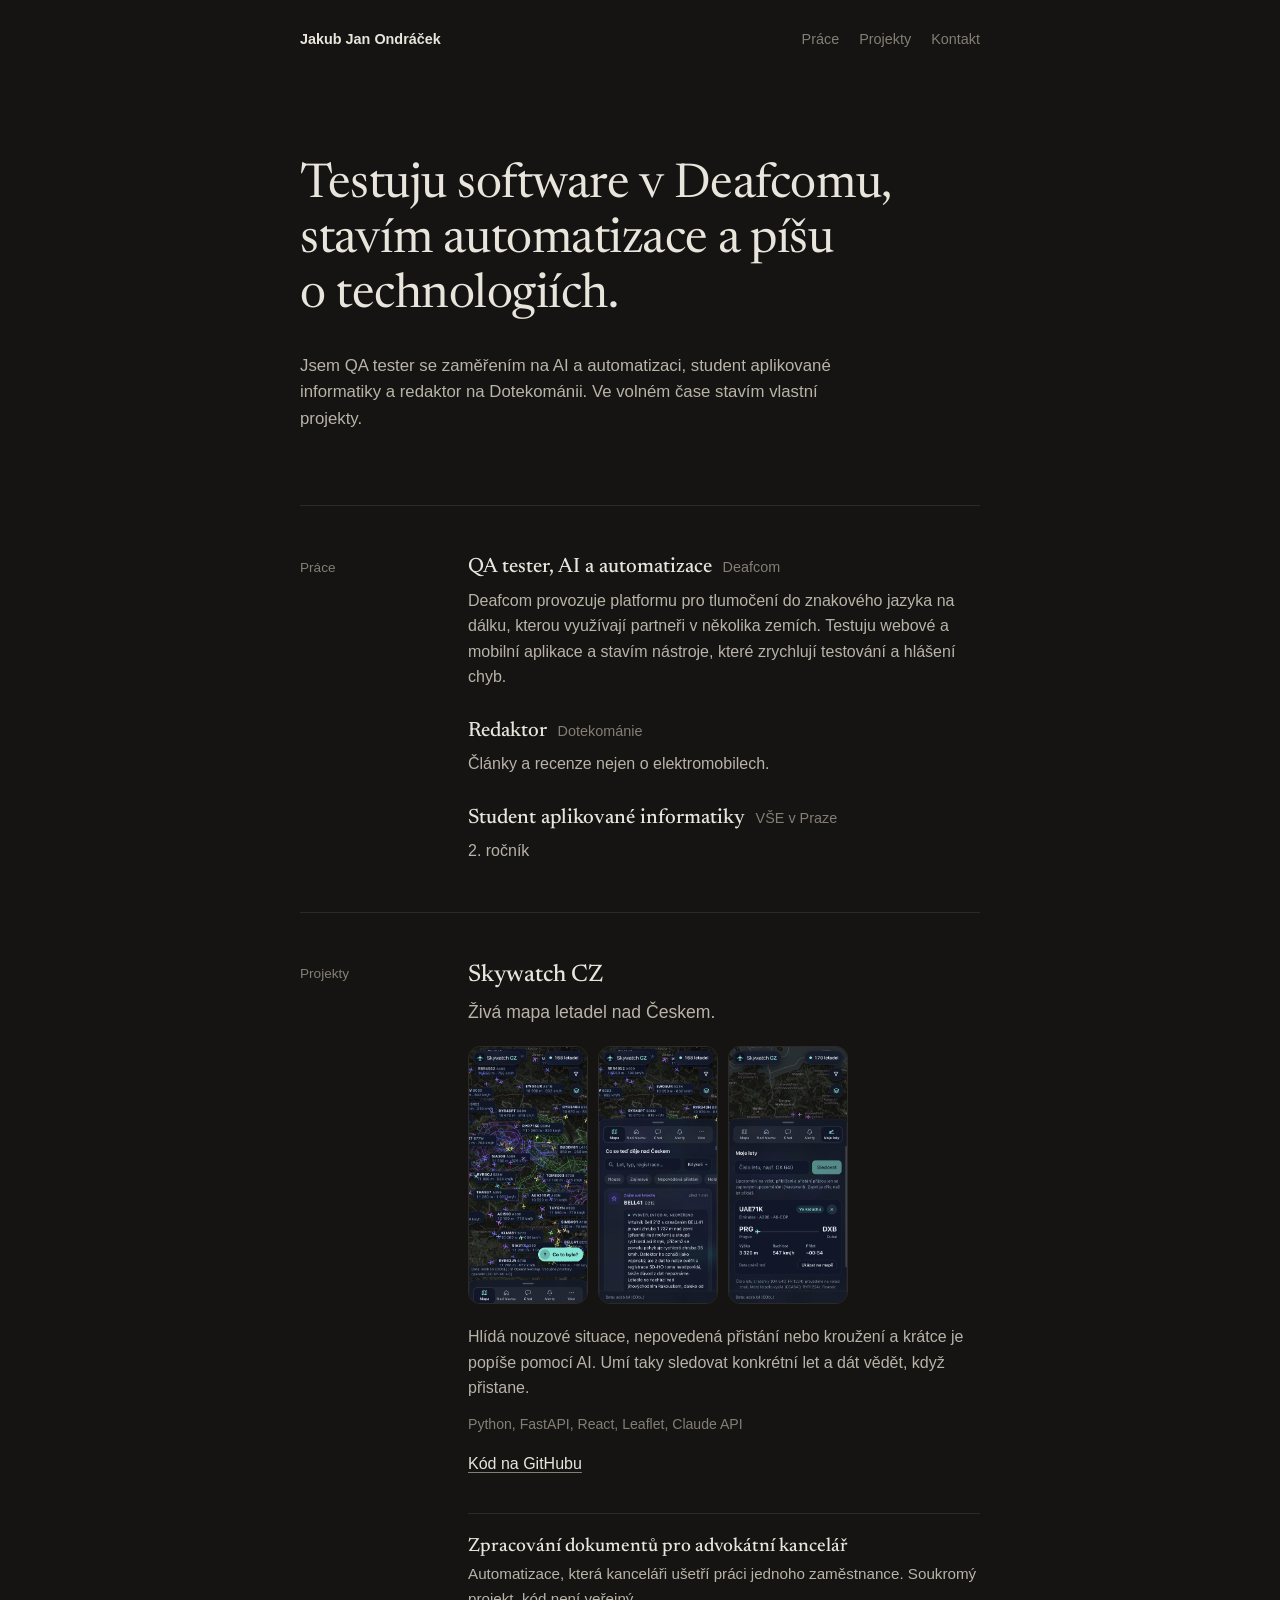
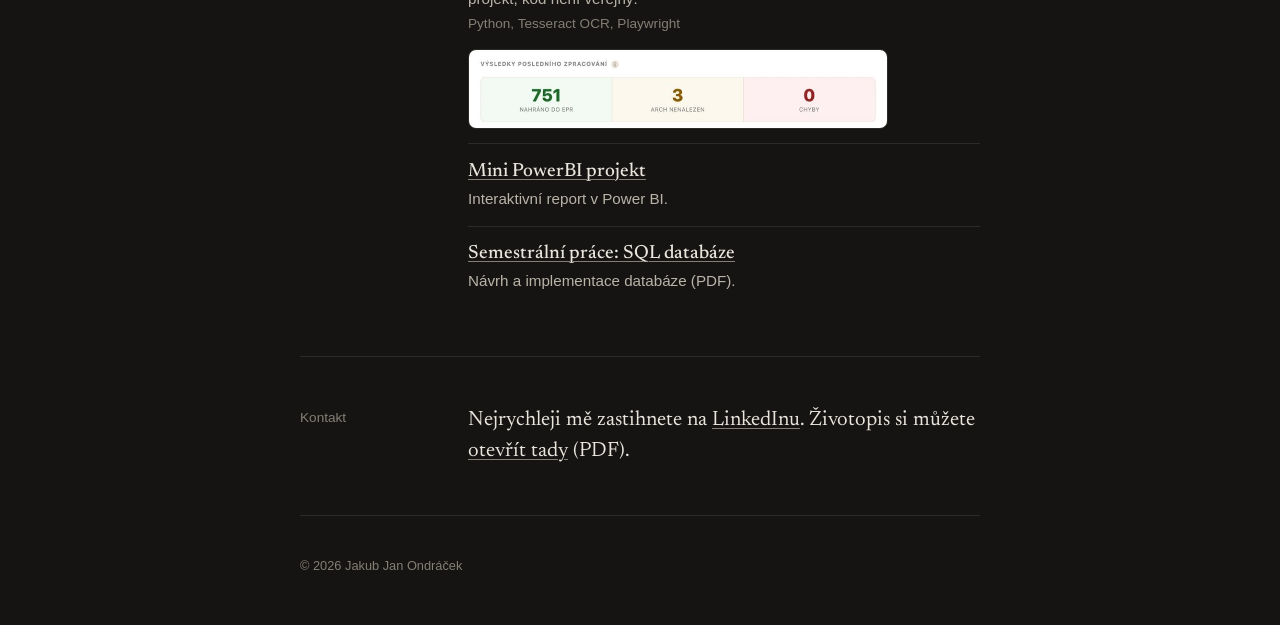
<file: index.html>
<!DOCTYPE html>
<html lang="cs">
<head>
  <meta charset="UTF-8" />
  <meta name="viewport" content="width=device-width, initial-scale=1.0" />
  <title>Jakub Jan Ondráček</title>
  <meta name="description" content="Jakub Jan Ondráček – QA tester se zaměřením na AI a automatizaci v Deafcomu, student informatiky a redaktor Dotekománie." />
  <link rel="preconnect" href="https://fonts.googleapis.com" />
  <link rel="preconnect" href="https://fonts.gstatic.com" crossorigin />
  <link href="https://fonts.googleapis.com/css2?family=Newsreader:opsz,wght@6..72,400;6..72,500&display=swap" rel="stylesheet" />
  <link rel="stylesheet" href="style.css" />
</head>
<body>
  <div class="page">
    <header class="top">
      <a href="index.html" class="top__name">Jakub Jan Ondráček</a>
      <nav class="top__links">
        <a href="#prace">Práce</a>
        <a href="#projekty">Projekty</a>
        <a href="#kontakt">Kontakt</a>
      </nav>
    </header>

    <main>
      <section class="intro">
        <h1>
          Testuju software v&nbsp;Deafcomu, stavím automatizace a&nbsp;píšu o&nbsp;technologiích.
        </h1>
        <p>
          Jsem QA tester se zaměřením na AI a automatizaci, student aplikované informatiky
          a redaktor na Dotekománii. Ve volném čase stavím vlastní projekty.
        </p>
      </section>

      <section id="prace" class="row">
        <h2 class="row__label">Práce</h2>
        <div class="row__body">
          <div class="entry">
            <h3>QA tester, AI a automatizace <span class="entry__org">Deafcom</span></h3>
            <p>
              Deafcom provozuje platformu pro tlumočení do znakového jazyka na dálku,
              kterou využívají partneři v několika zemích. Testuju webové a mobilní aplikace
              a stavím nástroje, které zrychlují testování a hlášení chyb.
            </p>
          </div>
          <div class="entry">
            <h3>Redaktor <span class="entry__org">Dotekománie</span></h3>
            <p>Články a recenze nejen o elektromobilech.</p>
          </div>
          <div class="entry">
            <h3>Student aplikované informatiky <span class="entry__org">VŠE v Praze</span></h3>
            <p>2. ročník</p>
          </div>
        </div>
      </section>

      <section id="projekty" class="row">
        <h2 class="row__label">Projekty</h2>
        <div class="row__body">
          <article class="feature">
            <h3>Skywatch CZ</h3>
            <p class="feature__lead">Živá mapa letadel nad Českem.</p>

            <div class="shots">
              <img src="img/skywatch-map.jpg" width="375" height="812" loading="lazy" alt="Skywatch CZ: mapa letadel nad Českem" />
              <img src="img/skywatch-feed.jpg" width="375" height="812" loading="lazy" alt="Skywatch CZ: přehled událostí s vysvětlením od AI" />
              <img src="img/skywatch-flights.jpg" width="375" height="812" loading="lazy" alt="Skywatch CZ: sledování konkrétního letu" />
            </div>

            <p class="feature__text">
              Hlídá nouzové situace, nepovedená přistání nebo kroužení a krátce je popíše pomocí AI.
              Umí taky sledovat konkrétní let a dát vědět, když přistane.
            </p>

            <p class="feature__stack">Python, FastAPI, React, Leaflet, Claude API</p>

            <p class="feature__links">
              <a href="https://github.com/Jakubon2/skywatch-cz" target="_blank" rel="noopener">Kód na GitHubu</a>            </p>
          </article>

        <ul class="list">
          <li>
            <strong>Zpracování dokumentů pro advokátní kancelář</strong>
            <span>Automatizace, která kanceláři ušetří práci jednoho zaměstnance. Soukromý projekt, kód není veřejný.</span>
            <span class="list__stack">Python, Tesseract OCR, Playwright</span>
            <img class="list__shot" src="img/evolio.jpg" width="800" height="148" loading="lazy" alt="Webové rozhraní automatizace: přehled zpracovaných zásilek, údaje o případech rozmazané" />
          </li>
          <li>
            <a href="powerbi.html">Mini PowerBI projekt</a>
            <span>Interaktivní report v Power BI.</span>
          </li>
          <li>
            <a href="semestralni_prace_databaze.pdf" download>Semestrální práce: SQL databáze</a>
            <span>Návrh a implementace databáze (PDF).</span>
          </li>
        </ul>
        </div>
      </section>

      <section id="kontakt" class="row">
        <h2 class="row__label">Kontakt</h2>
        <div class="row__body">
          <p class="contact">
            Nejrychleji mě zastihnete na
            <a href="https://www.linkedin.com/in/jakub-jan-ondr%C3%A1%C4%8Dek-62230b209/" target="_blank" rel="noopener">LinkedInu</a>.
            Životopis si můžete <a href="cv/jakub_jan_ondracek_cv.pdf" target="_blank" rel="noopener">otevřít tady</a> (PDF).
          </p>
        </div>
      </section>
    </main>

    <footer>&copy; 2026 Jakub Jan Ondráček</footer>
  </div>
</body>
</html>
</file>
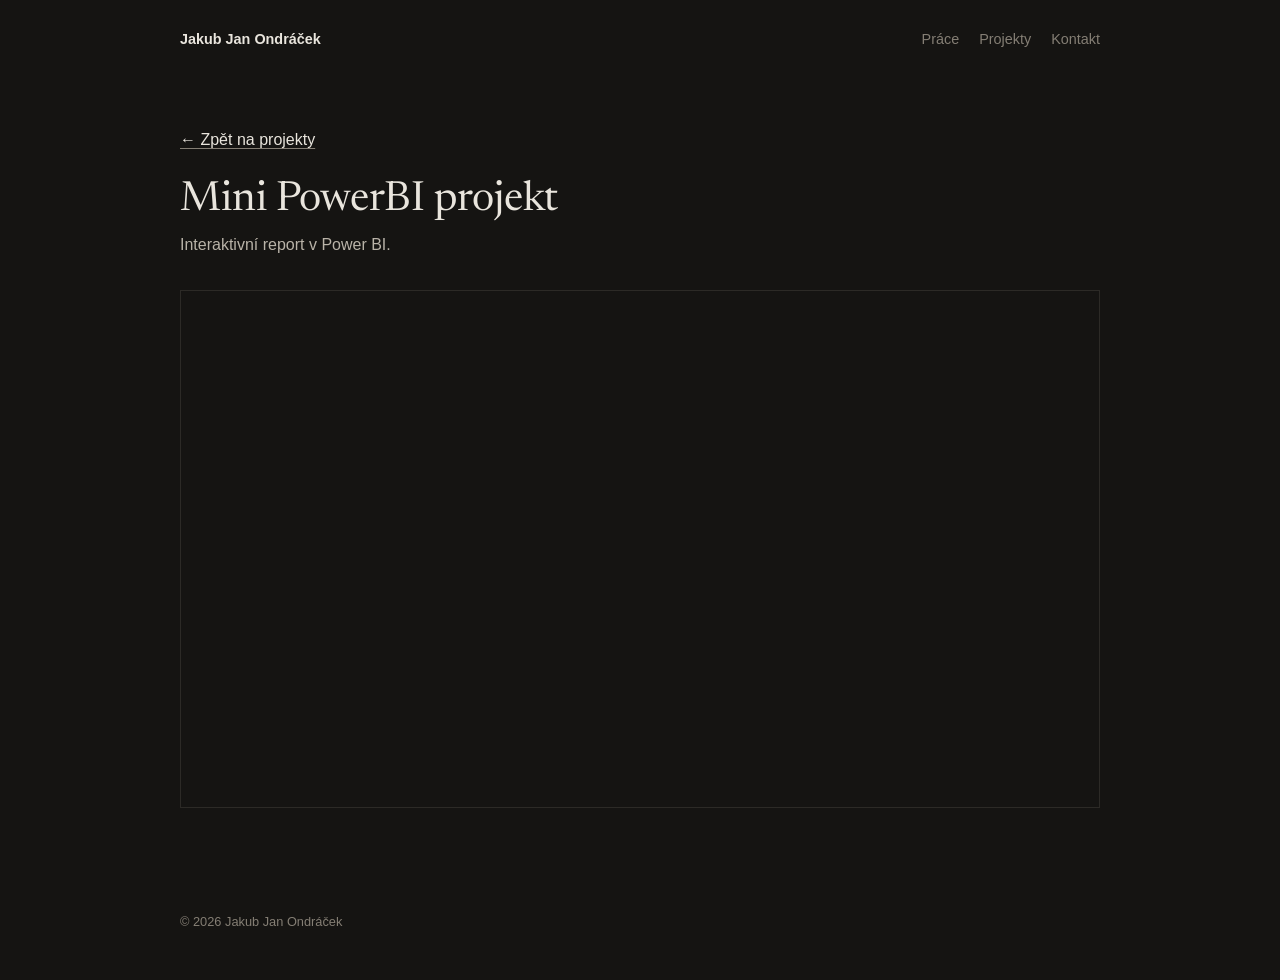
<file: powerbi.html>
<!DOCTYPE html>
<html lang="cs">
<head>
  <meta charset="UTF-8" />
  <meta name="viewport" content="width=device-width, initial-scale=1.0" />
  <title>Mini PowerBI projekt – Jakub Jan Ondráček</title>
  <link rel="preconnect" href="https://fonts.googleapis.com" />
  <link rel="preconnect" href="https://fonts.gstatic.com" crossorigin />
  <link href="https://fonts.googleapis.com/css2?family=Newsreader:opsz,wght@6..72,400;6..72,500&display=swap" rel="stylesheet" />
  <link rel="stylesheet" href="style.css" />
  <style>
    :root { --wrap: 960px; }
    .project { padding: 3rem 0 4rem; }
    .project h1 {
      margin-top: 1.5rem;
      font-family: var(--serif);
      font-weight: 400;
      font-size: clamp(2rem, 5vw, 2.6rem);
      line-height: 1.15;
    }
    .project p {
      margin-top: 0.5rem;
      color: var(--soft);
    }
    .frame {
      margin-top: 2rem;
      width: 100%;
      aspect-ratio: 16 / 9;
      border: 1px solid var(--line);
    }
    .frame iframe {
      display: block;
      width: 100%;
      height: 100%;
      border: none;
    }
  </style>
</head>
<body>
  <div class="page">
    <header class="top">
      <a href="index.html" class="top__name">Jakub Jan Ondráček</a>
      <nav class="top__links">
        <a href="index.html#prace">Práce</a>
        <a href="index.html#projekty">Projekty</a>
        <a href="index.html#kontakt">Kontakt</a>
      </nav>
    </header>

    <main class="project">
      <a href="index.html#projekty">← Zpět na projekty</a>
      <h1>Mini PowerBI projekt</h1>
      <p>Interaktivní report v Power BI.</p>
      <div class="frame">
        <iframe
          title="formule"
          src="https://app.powerbi.com/view?r=eyJrIjoiNjk4MWVjMjYtZjJiOS00ZDdlLWE0NjctZjRhMmM2YjdmODIwIiwidCI6IjJiNTFhNGIzLTQ0M2YtNDQwNi04Y2E0LTE5MDU2YTc5YTQ0NCIsImMiOjh9"
          allowfullscreen="true">
        </iframe>
      </div>
    </main>

    <footer>&copy; 2026 Jakub Jan Ondráček</footer>
  </div>
</body>
</html>
</file>
<file: style.css>
*, *::before, *::after {
  box-sizing: border-box;
  margin: 0;
  padding: 0;
}

:root {
  --bg: #151412;
  --text: #e9e5dd;
  --soft: #b9b3a8;
  --muted: #847e74;
  --line: #2c2a26;
  --accent: #e2794a;
  --serif: 'Newsreader', Georgia, 'Times New Roman', serif;
  --sans: -apple-system, BlinkMacSystemFont, 'Helvetica Neue', Arial, sans-serif;
  --wrap: 720px;
}

body {
  background: var(--bg);
  color: var(--text);
  font-family: var(--sans);
  font-size: 16px;
  line-height: 1.6;
  -webkit-font-smoothing: antialiased;
}

::selection { background: var(--accent); color: var(--bg); }

a {
  color: var(--text);
  text-decoration: underline;
  text-decoration-color: var(--muted);
  text-decoration-thickness: 1px;
  text-underline-offset: 3px;
  transition: color 0.15s, text-decoration-color 0.15s;
}

a:hover {
  color: var(--accent);
  text-decoration-color: var(--accent);
}

.page {
  max-width: var(--wrap);
  margin: 0 auto;
  padding: 0 1.25rem;
}

/* Top */
.top {
  display: flex;
  justify-content: space-between;
  align-items: baseline;
  gap: 1rem;
  padding: 1.75rem 0;
  font-size: 0.9rem;
}

.top__name {
  text-decoration: none;
  font-weight: 600;
}

.top__links { display: flex; gap: 1.25rem; }

.top__links a {
  color: var(--muted);
  text-decoration: none;
}

.top__links a:hover { color: var(--text); }

/* Intro */
.intro {
  padding: 5rem 0 4.5rem;
  border-bottom: 1px solid var(--line);
}

.intro h1 {
  font-family: var(--serif);
  font-weight: 400;
  font-size: clamp(2rem, 5.5vw, 3rem);
  line-height: 1.15;
  letter-spacing: -0.01em;
  max-width: 18em;
}

.intro p {
  margin-top: 1.75rem;
  max-width: 34rem;
  color: var(--soft);
  font-size: 1.05rem;
}

/* Rows */
.row {
  display: grid;
  grid-template-columns: 9rem 1fr;
  gap: 1.5rem;
  padding: 3rem 0;
  border-bottom: 1px solid var(--line);
}

.row__label {
  font-size: 0.85rem;
  font-weight: 500;
  color: var(--muted);
  padding-top: 0.15rem;
}

.entry + .entry { margin-top: 1.75rem; }

.entry h3 {
  font-family: var(--serif);
  font-weight: 500;
  font-size: 1.3rem;
  line-height: 1.3;
}

.entry__org {
  font-family: var(--sans);
  font-size: 0.9rem;
  font-weight: 400;
  color: var(--muted);
  margin-left: 0.35rem;
}

.entry p {
  margin-top: 0.4rem;
  color: var(--soft);
}

/* Project list */
.list { list-style: none; }

.list li {
  display: flex;
  flex-direction: column;
  gap: 0.15rem;
  padding: 0.9rem 0;
  border-top: 1px solid var(--line);
}

.list li:first-child {
  border-top: 0;
  padding-top: 0;
}

.list a,
.list strong {
  font-family: var(--serif);
  font-weight: 500;
  font-size: 1.2rem;
  line-height: 1.35;
}

.list span {
  color: var(--soft);
  font-size: 0.95rem;
}

/* Contact */
.contact {
  font-family: var(--serif);
  font-size: 1.3rem;
  line-height: 1.5;
}

/* Footer */
footer {
  padding: 2.5rem 0 3rem;
  font-size: 0.8rem;
  color: var(--muted);
}

/* Mobile */
@media (max-width: 600px) {
  .top { flex-direction: column; gap: 0.5rem; }
  .intro { padding: 3rem 0; }
  .row {
    grid-template-columns: 1fr;
    gap: 1rem;
    padding: 2.25rem 0;
  }
}

/* Featured project */
.feature {
  padding-bottom: 2.25rem;
  margin-bottom: 1.25rem;
  border-bottom: 1px solid var(--line);
}

.feature h3 {
  font-family: var(--serif);
  font-weight: 500;
  font-size: 1.5rem;
  line-height: 1.2;
}

.feature__lead {
  margin-top: 0.5rem;
  font-size: 1.1rem;
  color: var(--soft);
}

.shots {
  display: grid;
  grid-template-columns: repeat(3, 1fr);
  gap: 0.6rem;
  max-width: 380px;
  margin: 1.25rem 0;
}

.shots img {
  display: block;
  width: 100%;
  height: auto;
  border-radius: 12px;
  border: 1px solid var(--line);
}

.feature__points {
  list-style: none;
  display: grid;
  gap: 0.6rem;
}

.feature__points li {
  position: relative;
  padding-left: 1.1rem;
  color: var(--soft);
  font-size: 0.97rem;
}

.feature__points li::before {
  content: "";
  position: absolute;
  left: 0;
  top: 0.7em;
  width: 0.45rem;
  height: 1px;
  background: var(--accent);
}

.feature__points strong {
  color: var(--text);
  font-weight: 600;
}

.feature__text { color: var(--soft); }

.feature__stack {
  margin-top: 0.75rem;
  font-size: 0.88rem;
  color: var(--muted);
}

.feature__links {
  margin-top: 1rem;
  display: flex;
  flex-wrap: wrap;
  gap: 1.25rem;
}

@media (max-width: 600px) {
  .shots { gap: 0.5rem; }
  .shots img { border-radius: 8px; }
}

.list__shot {
  display: block;
  width: 100%;
  max-width: 420px;
  height: auto;
  margin-top: 0.75rem;
  border-radius: 8px;
  border: 1px solid var(--line);
}

.list .list__stack {
  font-size: 0.85rem;
  color: var(--muted);
}
</file>
